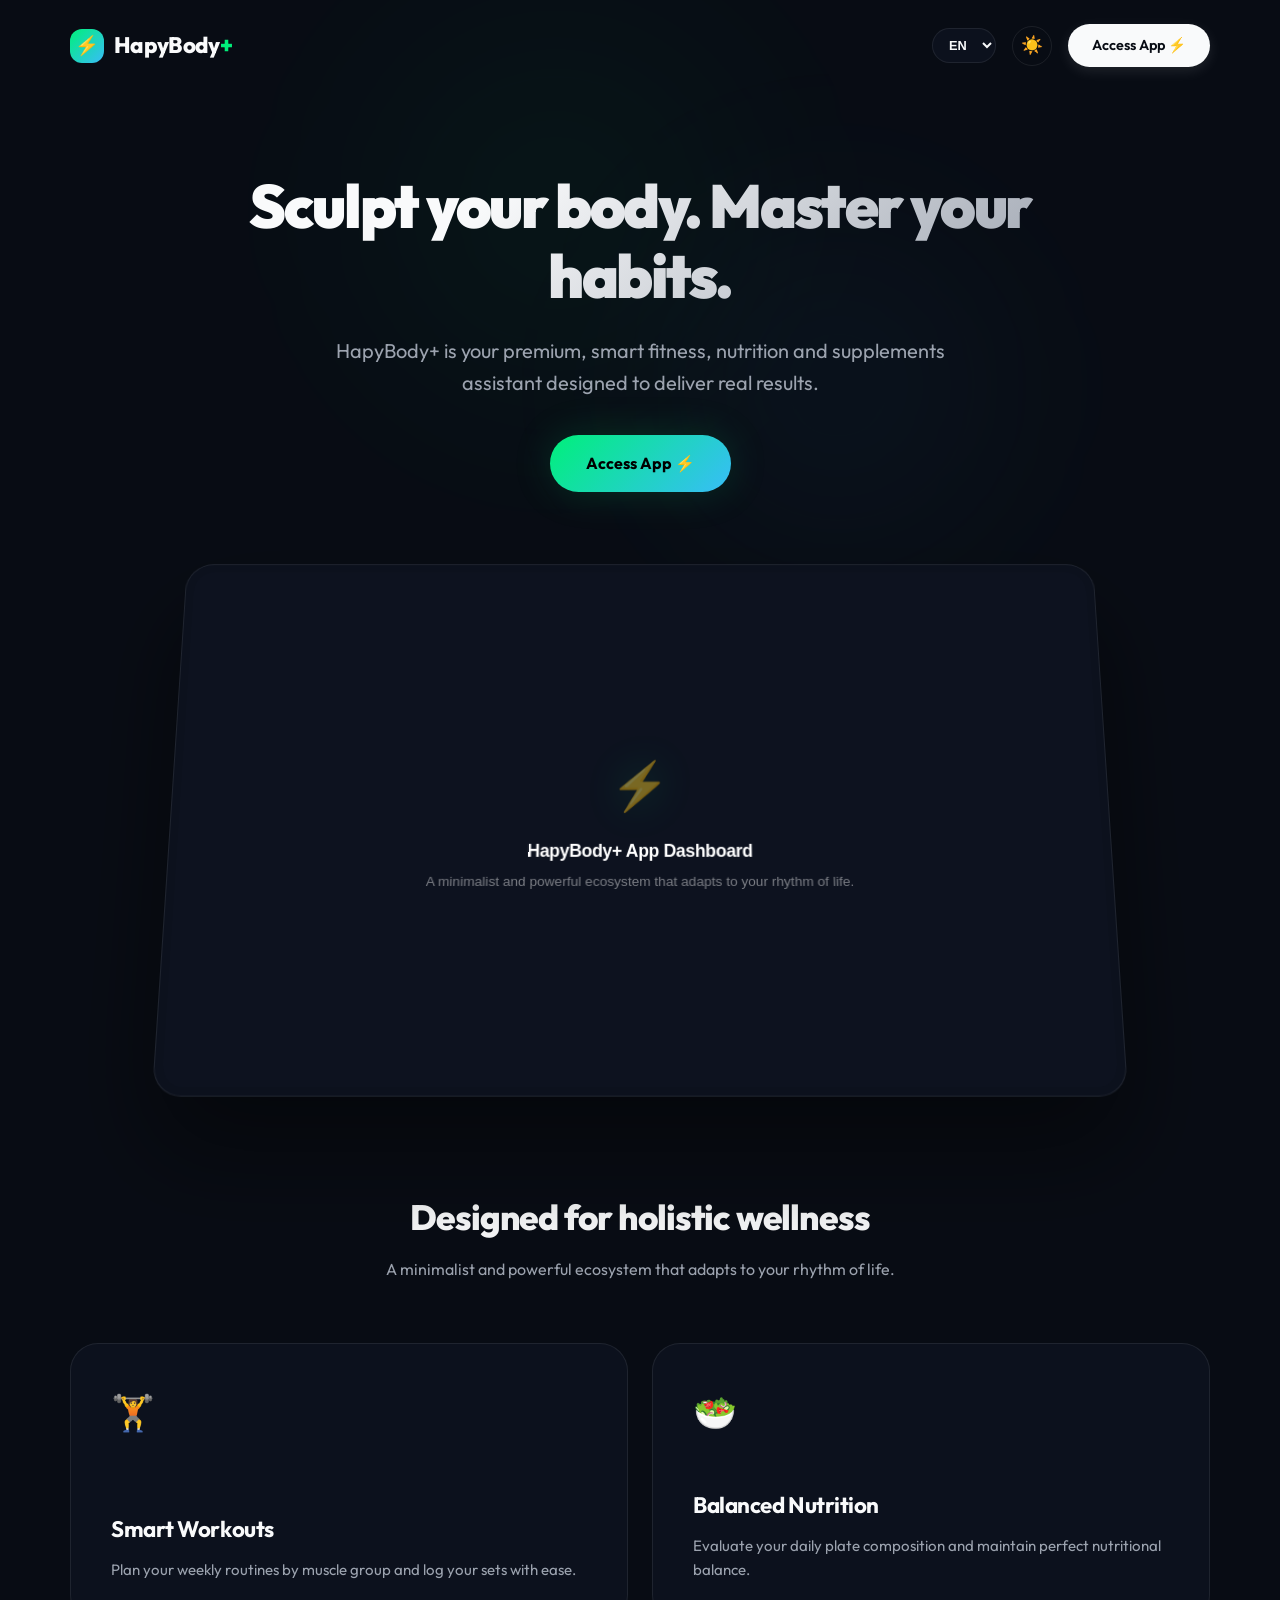
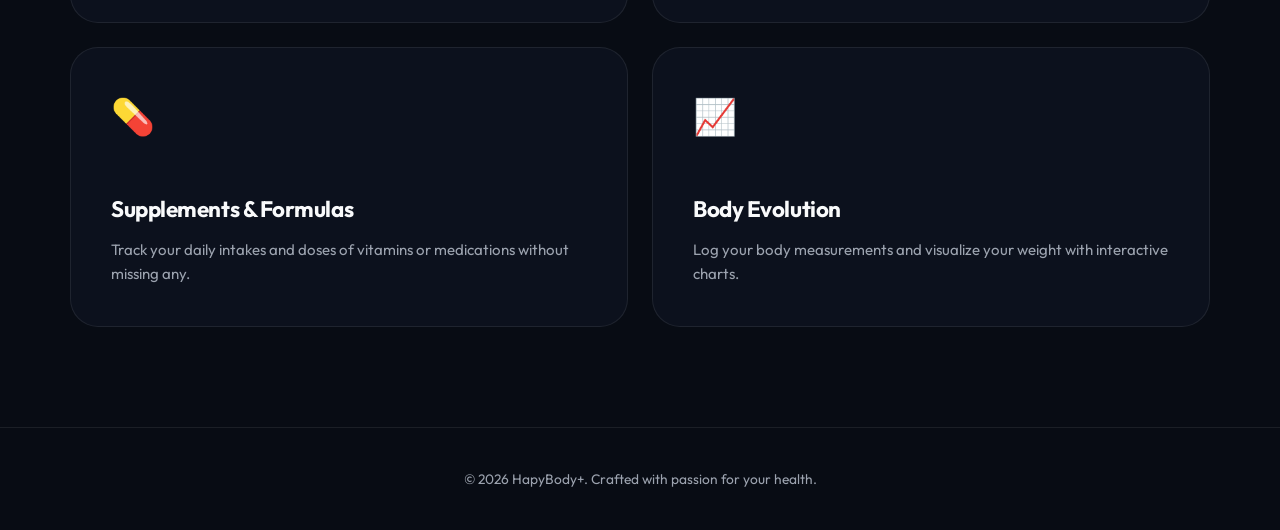
<file: index.html>
<!DOCTYPE html>
<html lang="es" data-theme="dark">
<head>
  <meta charset="UTF-8">
  <meta name="viewport" content="width=device-width, initial-scale=1.0">
  <title>HapyBody+ — Esculpe tu cuerpo. Domina tus hábitos.</title>
  <meta name="description" content="HapyBody+ es tu asistente fitness, nutrición y suplementos premium e inteligente diseñado para lograr resultados reales.">
  <link rel="stylesheet" href="css/landing.css">
</head>
<body>

  <!-- Background Mesh Glows -->
  <div class="background-mesh">
    <div class="mesh-glow-1"></div>
    <div class="mesh-glow-2"></div>
  </div>

  <!-- Navigation Bar -->
  <header>
    <div class="nav-container">
      <div class="logo-wrap">
        <div class="logo-icon">⚡</div>
        <span>HapyBody<span class="logo-plus">+</span></span>
      </div>
      <div class="nav-actions">
        <select id="lang-select" style="padding: 8px 12px; border-radius: var(--radius-full); background: var(--bg-secondary); border: 1px solid var(--border); color: var(--text-primary); cursor: pointer; font-size: 0.8rem; font-weight: 600;">
          <option value="es">ES</option>
          <option value="en">EN</option>
          <option value="de">DE</option>
          <option value="zh">ZH</option>
        </select>
        <button class="btn-theme" id="theme-btn" title="Cambiar tema">🌙</button>
        <a href="app.html" class="btn-pill btn-primary" data-i18n="land_btn_app">Acceder a la App ⚡</a>
      </div>
    </div>
  </header>

  <!-- Hero Section -->
  <section class="hero-section">
    <h1 class="hero-title" data-i18n="land_title">Esculpe tu cuerpo. Domina tus hábitos.</h1>
    <p class="hero-subtitle" data-i18n="land_subtitle">HapyBody+ es tu asistente premium e inteligente de fitness, nutrición y suplementos diseñado para lograr resultados reales.</p>
    <a href="app.html" class="btn-pill hero-btn">
      <span data-i18n="land_btn_app">Acceder a la App ⚡</span>
    </a>
  </section>

  <!-- Mockup Preview -->
  <section class="mockup-container">
    <div class="mockup-frame">
      <div class="mockup-inner">
        <!-- Styled preview elements represent the app inside the landing page -->
        <div style="padding: 40px; text-align: center; color: rgba(255,255,255,0.45); font-size: 1.1rem; font-weight: 500; font-family: sans-serif;">
          <div style="font-size: 3rem; margin-bottom: 12px; filter: drop-shadow(0 0 20px rgba(0, 240, 122, 0.4));">⚡</div>
          <div style="color: #fff; font-weight: 700; margin-bottom: 6px; letter-spacing: -0.02em;">HapyBody+ App Dashboard</div>
          <div style="font-size: 0.85rem;" data-i18n="land_feat_sub">Un ecosistema minimalista y potente que se adapta a tu ritmo de vida.</div>
        </div>
      </div>
    </div>
  </section>

  <!-- Features Section -->
  <section class="features-section">
    <div class="features-header">
      <h2 class="features-title" data-i18n="land_feat_title">Diseñado para el bienestar integral</h2>
      <p class="features-sub" data-i18n="land_feat_sub">Un ecosistema minimalista y potente que se adapta a tu ritmo de vida.</p>
    </div>
    <div class="features-grid">
      <!-- Feature 1: Workouts -->
      <div class="feature-card">
        <div class="feature-icon">🏋️</div>
        <div>
          <h3 class="feature-name" data-i18n="land_feat_train">Entrenamiento Inteligente</h3>
          <p class="feature-desc" data-i18n="land_feat_train_desc">Planifica tus rutinas semanales por grupo muscular y completa tus series fácilmente.</p>
        </div>
      </div>

      <!-- Feature 2: Nutrition -->
      <div class="feature-card">
        <div class="feature-icon">🥗</div>
        <div>
          <h3 class="feature-name" data-i18n="land_feat_nutri">Nutrición Balanceada</h3>
          <p class="feature-desc" data-i18n="land_feat_nutri_desc">Evalúa la composición de tu plato diario y mantén el equilibrio nutricional perfecto.</p>
        </div>
      </div>

      <!-- Feature 3: Supplements -->
      <div class="feature-card">
        <div class="feature-icon">💊</div>
        <div>
          <h3 class="feature-name" data-i18n="land_feat_supp">Suplementos y Fórmulas</h3>
          <p class="feature-desc" data-i18n="land_feat_supp_desc">Lleva el control de tus tomas diarias y dosis de vitaminas o medicamentos sin olvidos.</p>
        </div>
      </div>

      <!-- Feature 4: Progress -->
      <div class="feature-card">
        <div class="feature-icon">📈</div>
        <div>
          <h3 class="feature-name" data-i18n="land_feat_prog">Evolución Física</h3>
          <p class="feature-desc" data-i18n="land_feat_prog_desc">Registra tus medidas antropométricas y visualiza tu peso con gráficos interactivos.</p>
        </div>
      </div>
    </div>
  </section>

  <!-- Footer -->
  <footer class="landing-footer">
    <p data-i18n="land_footer">© 2026 HapyBody+. Desarrollado con pasión para tu salud.</p>
  </footer>

  <!-- Scripts -->
  <script src="js/i18n.js"></script>
  <script>
    // Theme Management
    const themeBtn = document.getElementById('theme-btn');
    const getSavedTheme = () => localStorage.getItem('hb_theme') || 'dark';
    const applyTheme = (theme) => {
      document.documentElement.setAttribute('data-theme', theme);
      themeBtn.textContent = theme === 'dark' ? '☀️' : '🌙';
      localStorage.setItem('hb_theme', theme);
    };
    
    applyTheme(getSavedTheme());
    themeBtn.addEventListener('click', () => {
      const next = document.documentElement.getAttribute('data-theme') === 'dark' ? 'light' : 'dark';
      applyTheme(next);
    });

    // Language Management
    const langSelect = document.getElementById('lang-select');
    I18n.init();
    langSelect.value = I18n.getLanguage();
    
    langSelect.addEventListener('change', (e) => {
      I18n.setLanguage(e.target.value);
    });
  </script>
</body>
</html>
</file>
<file: css/landing.css>
/* =====================================================
   HapyBody+ — landing.css v1.0 (Apple Aesthetic)
   ===================================================== */

@import url('https://fonts.googleapis.com/css2?family=Outfit:wght@300;400;500;600;700;800;900&display=swap');

:root {
  --font-family: 'Outfit', sans-serif;
  --bg-primary: #080c14;
  --bg-secondary: #0c111d;
  --text-primary: #f9fafb;
  --text-secondary: #9ca3af;
  --accent-green: #00f07a;
  --accent-blue: #38bdf8;
  --accent-purple: #a855f7;
  --border: rgba(255, 255, 255, 0.08);
  --radius-md: 12px;
  --radius-lg: 18px;
  --radius-xl: 28px;
  --radius-full: 99px;
  --transition: all 0.3s cubic-bezier(0.16, 1, 0.3, 1);
  --shadow-glow: 0 0 40px rgba(0, 240, 122, 0.15);
}

[data-theme="light"] {
  --bg-primary: #f4f6fa;
  --bg-secondary: #ffffff;
  --text-primary: #111827;
  --text-secondary: #6b7280;
  --border: rgba(0, 0, 0, 0.06);
  --shadow-glow: 0 10px 40px rgba(0, 240, 122, 0.08);
}

* {
  box-sizing: border-box;
  margin: 0;
  padding: 0;
}

body {
  font-family: var(--font-family);
  background-color: var(--bg-primary);
  color: var(--text-primary);
  overflow-x: hidden;
  line-height: 1.6;
  transition: background-color 0.4s ease, color 0.4s ease;
}

/* Background Mylar Mesh Glow */
.background-mesh {
  position: absolute;
  top: 0;
  left: 50%;
  transform: translateX(-50%);
  width: 100vw;
  height: 100vh;
  z-index: -1;
  overflow: hidden;
  opacity: 0.7;
  pointer-events: none;
}

.mesh-glow-1 {
  position: absolute;
  top: -10%;
  left: 20%;
  width: 600px;
  height: 600px;
  border-radius: 50%;
  background: radial-gradient(circle, rgba(0, 240, 122, 0.08) 0%, transparent 70%);
  filter: blur(80px);
}

.mesh-glow-2 {
  position: absolute;
  top: 15%;
  right: 15%;
  width: 500px;
  height: 500px;
  border-radius: 50%;
  background: radial-gradient(circle, rgba(56, 189, 248, 0.08) 0%, transparent 70%);
  filter: blur(80px);
}

/* Header / Navbar */
.nav-container {
  max-width: 1200px;
  margin: 0 auto;
  padding: 24px 30px;
  display: flex;
  justify-content: space-between;
  align-items: center;
}

.logo-wrap {
  display: flex;
  align-items: center;
  gap: 10px;
  font-size: 1.4rem;
  font-weight: 800;
  letter-spacing: -0.03em;
}

.logo-icon {
  width: 34px;
  height: 34px;
  border-radius: var(--radius-md);
  background: linear-gradient(135deg, var(--accent-green) 0%, var(--accent-blue) 100%);
  display: flex;
  align-items: center;
  justify-content: center;
  font-size: 1.2rem;
  color: #000;
}

.logo-plus {
  color: var(--accent-green);
  font-weight: 900;
}

.nav-actions {
  display: flex;
  align-items: center;
  gap: 16px;
}

.btn-pill {
  padding: 10px 24px;
  border-radius: var(--radius-full);
  font-weight: 600;
  text-decoration: none;
  font-size: 0.9rem;
  transition: var(--transition);
  cursor: pointer;
  border: none;
}

.btn-primary {
  background-color: var(--text-primary);
  color: var(--bg-primary);
  box-shadow: 0 4px 14px rgba(255, 255, 255, 0.1);
}

.btn-primary:hover {
  transform: scale(1.04);
  box-shadow: 0 6px 20px rgba(255, 255, 255, 0.15);
}

[data-theme="light"] .btn-primary {
  background-color: var(--text-primary);
  color: var(--bg-primary);
  box-shadow: 0 4px 14px rgba(0, 0, 0, 0.1);
}

.btn-theme {
  width: 40px;
  height: 40px;
  border-radius: 50%;
  border: 1px solid var(--border);
  background: transparent;
  color: var(--text-primary);
  display: flex;
  align-items: center;
  justify-content: center;
  cursor: pointer;
  transition: var(--transition);
  font-size: 1.1rem;
}

.btn-theme:hover {
  background: var(--border);
}

/* Hero Section */
.hero-section {
  max-width: 900px;
  margin: 80px auto 40px auto;
  text-align: center;
  padding: 0 30px;
}

.hero-title {
  font-size: 3.8rem;
  font-weight: 900;
  line-height: 1.15;
  letter-spacing: -0.04em;
  background: linear-gradient(135deg, var(--text-primary) 30%, var(--text-secondary) 100%);
  -webkit-background-clip: text;
  -webkit-text-fill-color: transparent;
  margin-bottom: 24px;
}

.hero-subtitle {
  font-size: 1.25rem;
  color: var(--text-secondary);
  max-width: 650px;
  margin: 0 auto 36px auto;
  line-height: 1.6;
}

.hero-btn {
  font-size: 1rem;
  padding: 16px 36px;
  background: linear-gradient(135deg, var(--accent-green) 0%, var(--accent-blue) 100%);
  color: #000;
  font-weight: 700;
  box-shadow: var(--shadow-glow);
  display: inline-flex;
  align-items: center;
  gap: 8px;
}

.hero-btn:hover {
  transform: translateY(-2px) scale(1.02);
  box-shadow: 0 0 50px rgba(0, 240, 122, 0.25);
}

/* App Mockup Preview */
.mockup-container {
  max-width: 1000px;
  margin: 60px auto 100px auto;
  padding: 0 30px;
  perspective: 1000px;
}

.mockup-frame {
  background: var(--bg-secondary);
  border: 1px solid var(--border);
  border-radius: var(--radius-xl);
  padding: 8px;
  box-shadow: 0 50px 100px rgba(0, 0, 0, 0.5);
  transform: rotateX(8deg);
  transition: var(--transition);
}

.mockup-frame:hover {
  transform: rotateX(0deg) translateY(-10px);
}

.mockup-inner {
  border-radius: 20px;
  overflow: hidden;
  aspect-ratio: 16 / 9;
  background: #0d121f;
  display: flex;
  align-items: center;
  justify-content: center;
  position: relative;
}

/* Feature Grid */
.features-section {
  max-width: 1200px;
  margin: 100px auto;
  padding: 0 30px;
}

.features-header {
  text-align: center;
  margin-bottom: 60px;
}

.features-title {
  font-size: 2.2rem;
  font-weight: 800;
  letter-spacing: -0.03em;
  margin-bottom: 12px;
}

.features-sub {
  color: var(--text-secondary);
  font-size: 1rem;
}

.features-grid {
  display: grid;
  grid-template-columns: repeat(2, 1fr);
  gap: 24px;
}

.feature-card {
  background: var(--bg-secondary);
  border: 1px solid var(--border);
  border-radius: var(--radius-xl);
  padding: 40px;
  display: flex;
  flex-direction: column;
  justify-content: space-between;
  min-height: 280px;
  transition: var(--transition);
}

.feature-card:hover {
  transform: translateY(-8px);
  border-color: rgba(255, 255, 255, 0.15);
}

[data-theme="light"] .feature-card:hover {
  border-color: rgba(0, 0, 0, 0.12);
  box-shadow: 0 10px 30px rgba(0,0,0,0.03);
}

.feature-icon {
  font-size: 2.2rem;
  margin-bottom: 24px;
}

.feature-name {
  font-size: 1.4rem;
  font-weight: 700;
  margin-bottom: 10px;
  letter-spacing: -0.02em;
}

.feature-desc {
  color: var(--text-secondary);
  font-size: 0.94rem;
  line-height: 1.6;
}

/* Footer */
.landing-footer {
  border-top: 1px solid var(--border);
  padding: 40px 30px;
  text-align: center;
  color: var(--text-secondary);
  font-size: 0.86rem;
}

/* Responsive */
@media (max-width: 768px) {
  .hero-title {
    font-size: 2.6rem;
  }
  .features-grid {
    grid-template-columns: 1fr;
  }
  .feature-card {
    min-height: 200px;
    padding: 30px;
  }
}
</file>
